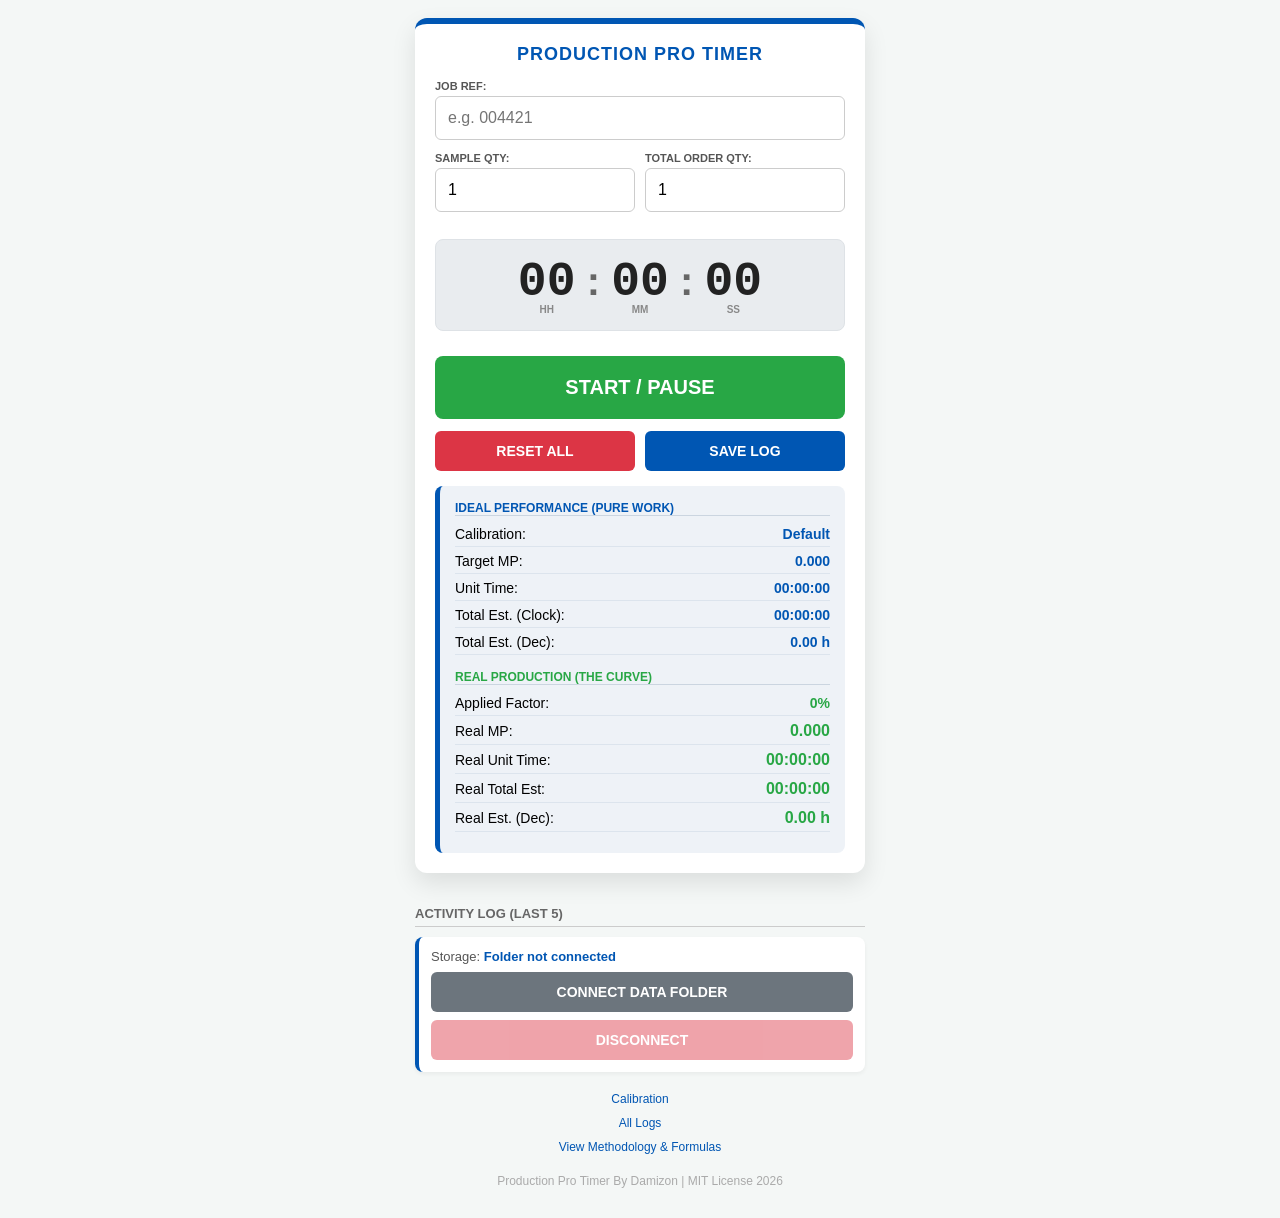
<file: index.html>
<!DOCTYPE html>
<html lang="en">
<!--
======================================================
Application:  Production Professional Timer
By Damian Michalowski @Damizon
License: MIT 2026
Github: https://github.com/Damizon
======================================================
-->
<head>
    <meta charset="UTF-8">
    <meta name="viewport" content="width=device-width, initial-scale=1.0, maximum-scale=1.0, user-scalable=no">
    <title>Production Pro Timer</title>
    <link rel="apple-touch-icon" href="https://cdn-icons-png.flaticon.com/128/3967/3967518.png">
    <link rel="icon" type="image/png" href="https://cdn-icons-png.flaticon.com/128/3967/3967518.png">
    <link rel="stylesheet" href="css/styles.css">
    <meta name="apple-mobile-web-app-capable" content="yes">
    <meta name="apple-mobile-web-app-status-bar-style" content="black-translucent">
    <meta name="apple-mobile-web-app-title" content="ProdTimer">
    <meta name="mobile-web-app-capable" content="yes">
</head>
<body>

<div class="card">
    <h2>Production Pro Timer</h2>

    <div class="input-group">
        <label for="orderRef">Job Ref:</label>
        <input type="text" id="orderRef" placeholder="e.g. 004421">
    </div>

    <div class="flex-group">
        <div class="input-group">
            <label for="testQty">Sample Qty:</label>
            <input type="number" id="testQty" value="1">
        </div>
        <div class="input-group">
            <label for="totalQty">Total Order Qty:</label>
            <input type="number" id="totalQty" value="1">
        </div>
    </div>

    <div class="timer-panel">
        <div class="timer-unit">
            <input type="number" id="h" class="timer-input" value="00">
            <div class="timer-label">HH</div>
        </div>
        <div class="separator">:</div>
        <div class="timer-unit">
            <input type="number" id="m" class="timer-input" value="00">
            <div class="timer-label">MM</div>
        </div>
        <div class="separator">:</div>
        <div class="timer-unit">
            <input type="number" id="s" class="timer-input" value="00">
            <div class="timer-label">SS</div>
        </div>
    </div>

    <button id="mainBtn" class="main-btn start">START / PAUSE</button>

    <div class="btn-row">
        <button id="resetBtn" class="secondary-btn reset-btn">RESET ALL</button>
        <button id="saveBtn" class="secondary-btn save-btn">SAVE LOG</button>
    </div>

    <div class="results">
        <h4>Ideal Performance (Pure Work)</h4>
        <p>Calibration: <strong id="activeCalibration" class="highlight">Default</strong></p>
        <p>Target MP: <strong id="resMP" class="highlight">0.000</strong></p>
        <p>Unit Time: <strong id="resUnitClockIdeal" class="highlight">00:00:00</strong></p>
        <p>Total Est. (Clock): <strong id="estClockIdeal" class="highlight">00:00:00</strong></p>
        <p>Total Est. (Dec): <strong id="estDec" class="highlight">0.00 h</strong></p>

        <h4 class="real-heading">Real Production (The Curve)</h4>
        <p>Applied Factor: <strong id="factorApplied" class="factor">0%</strong></p>
        <p>Real MP: <strong id="realMP" class="real-prod">0.000</strong></p>
        <p>Real Unit Time: <strong id="realUnitClock" class="real-prod">00:00:00</strong></p>
        <p>Real Total Est: <strong id="realEstClock" class="real-prod">00:00:00</strong></p>
        <p>Real Est. (Dec): <strong id="realEstDec" class="real-prod">0.00 h</strong></p>
    </div>
</div>

<div class="history">
    <h3>Activity Log (Last 5)</h3>
    <div class="storage-panel">
        <span>Storage: <strong id="storageStatus">Local Browser</strong></span>
        <button id="connectStorageBtn" class="secondary-btn">CONNECT DATA FOLDER</button>
        <button id="disconnectStorageBtn" class="secondary-btn reset-btn">DISCONNECT</button>
    </div>
    <div id="logContainer"></div>
</div>

<a href="calibration.html" class="methodology-link">Calibration</a>
<a href="logs.html" class="methodology-link">All Logs</a>
<a href="methodology.html" target="_blank" class="methodology-link">View Methodology & Formulas</a>
<p class="footer">Production Pro Timer By Damizon | MIT License 2026</p>

<script src="js/format.js"></script>
<script src="js/calculator.js"></script>
<script src="js/storage-local.js"></script>
<script src="js/storage-file.js"></script>
<script src="js/storage-manager.js"></script>
<script src="js/timer.js"></script>
<script src="js/app.js"></script>
</body>
</html>
</file>
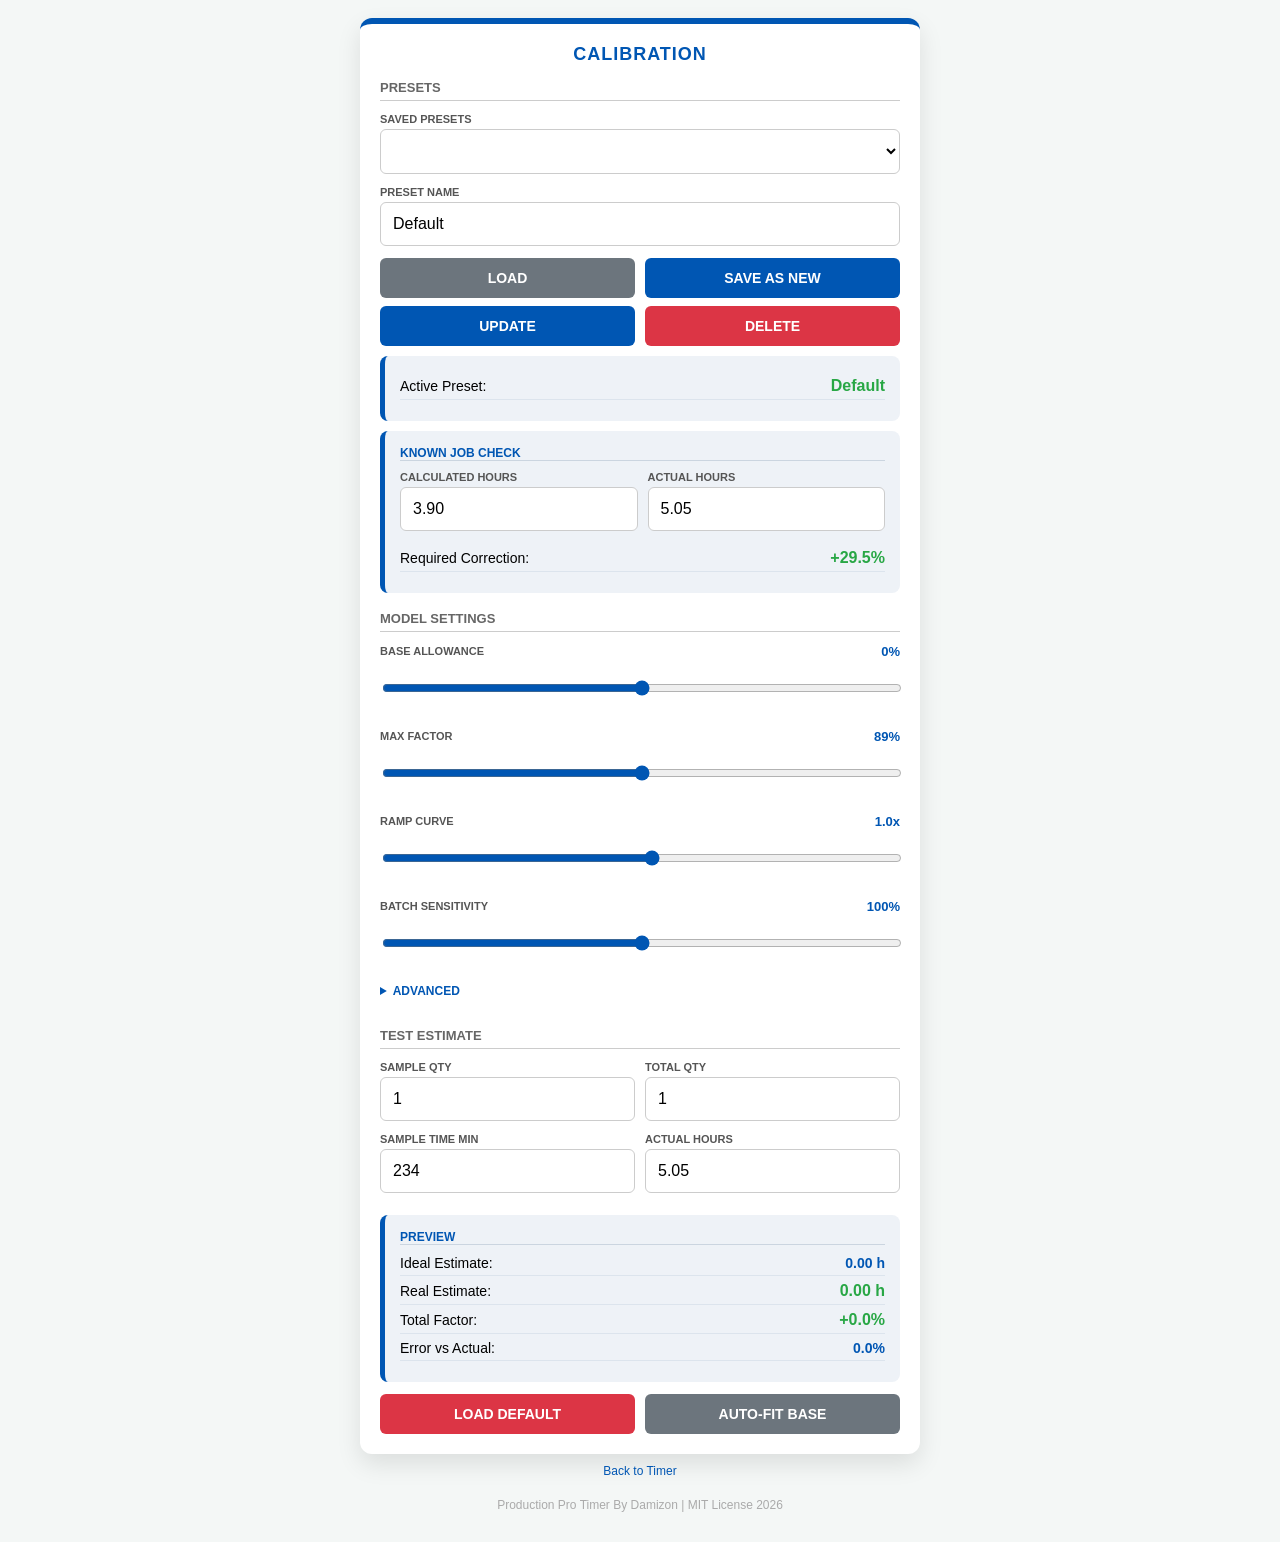
<file: calibration.html>
<!DOCTYPE html>
<html lang="en">
<head>
    <meta charset="UTF-8">
    <meta name="viewport" content="width=device-width, initial-scale=1.0, maximum-scale=1.0, user-scalable=no">
    <title>Production Pro Timer Calibration</title>
    <link rel="apple-touch-icon" href="https://cdn-icons-png.flaticon.com/128/3967/3967518.png">
    <link rel="icon" type="image/png" href="https://cdn-icons-png.flaticon.com/128/3967/3967518.png">
    <link rel="stylesheet" href="css/styles.css">
</head>
<body>

<div class="card calibration-card">
    <h2>Calibration</h2>

    <div class="calibration-section preset-section">
        <h3>Presets</h3>
        <div class="input-group">
            <label for="presetSelect">Saved Presets</label>
            <select id="presetSelect"></select>
        </div>
        <div class="input-group">
            <label for="presetName">Preset Name</label>
            <input type="text" id="presetName" value="Default" placeholder="e.g. Cable Assembly">
        </div>
        <div class="btn-row preset-actions">
            <button id="loadPresetBtn" class="secondary-btn">LOAD</button>
            <button id="saveAsPresetBtn" class="secondary-btn save-btn">SAVE AS NEW</button>
        </div>
        <div class="btn-row preset-actions">
            <button id="updatePresetBtn" class="secondary-btn save-btn">UPDATE</button>
            <button id="deletePresetBtn" class="secondary-btn reset-btn">DELETE</button>
        </div>
        <div class="results compact-results">
            <p>Active Preset: <strong id="activePresetName" class="real-prod">Default</strong></p>
        </div>
    </div>

    <div class="results compact-results">
        <h4>Known Job Check</h4>
        <div class="flex-group">
            <div class="input-group">
                <label for="knownCalculated">Calculated Hours</label>
                <input type="number" id="knownCalculated" value="3.90" min="0" step="0.01">
            </div>
            <div class="input-group">
                <label for="knownActual">Actual Hours</label>
                <input type="number" id="knownActual" value="5.05" min="0" step="0.01">
            </div>
        </div>
        <p>Required Correction: <strong id="knownCorrection" class="real-prod">+29.5%</strong></p>
    </div>

    <div class="calibration-section">
        <h3>Model Settings</h3>

        <div class="slider-group">
            <div class="slider-header">
                <label for="baseAllowance">Base Allowance</label>
                <strong><span id="baseAllowanceValue">0</span>%</strong>
            </div>
            <input type="range" id="baseAllowance" min="0" max="60" step="0.5">
        </div>

        <div class="slider-group">
            <div class="slider-header">
                <label for="maxFactor">Max Factor</label>
                <strong><span id="maxFactorValue">89</span>%</strong>
            </div>
            <input type="range" id="maxFactor" min="0" max="150" step="1">
        </div>

        <div class="slider-group">
            <div class="slider-header">
                <label for="rampCurve">Ramp Curve</label>
                <strong><span id="rampCurveValue">1.0</span>x</strong>
            </div>
            <input type="range" id="rampCurve" min="0.5" max="3" step="0.1">
        </div>

        <div class="slider-group">
            <div class="slider-header">
                <label for="batchSensitivity">Batch Sensitivity</label>
                <strong><span id="batchSensitivityValue">100</span>%</strong>
            </div>
            <input type="range" id="batchSensitivity" min="0" max="100" step="1">
        </div>

        <details class="advanced-settings">
            <summary>Advanced</summary>
            <div class="slider-group">
                <div class="slider-header">
                    <label for="shiftHours">Shift Hours</label>
                    <strong><span id="shiftHoursValue">9</span> h</strong>
                </div>
                <input type="range" id="shiftHours" min="6" max="12" step="0.5">
            </div>
        </details>
    </div>

    <div class="calibration-section">
        <h3>Test Estimate</h3>
        <div class="flex-group">
            <div class="input-group">
                <label for="sampleQty">Sample Qty</label>
                <input type="number" id="sampleQty" value="1" min="1">
            </div>
            <div class="input-group">
                <label for="totalQty">Total Qty</label>
                <input type="number" id="totalQty" value="1" min="1">
            </div>
        </div>

        <div class="flex-group">
            <div class="input-group">
                <label for="sampleMinutes">Sample Time Min</label>
                <input type="number" id="sampleMinutes" value="234" min="0" step="0.1">
            </div>
            <div class="input-group">
                <label for="actualHours">Actual Hours</label>
                <input type="number" id="actualHours" value="5.05" min="0" step="0.01">
            </div>
        </div>

        <div class="results compact-results">
            <h4>Preview</h4>
            <p>Ideal Estimate: <strong id="previewIdeal" class="highlight">0.00 h</strong></p>
            <p>Real Estimate: <strong id="previewReal" class="real-prod">0.00 h</strong></p>
            <p>Total Factor: <strong id="previewFactor" class="real-prod">+0.0%</strong></p>
            <p>Error vs Actual: <strong id="previewError" class="highlight">0.0%</strong></p>
        </div>
    </div>

    <div class="btn-row">
        <button id="loadDefaultsBtn" class="secondary-btn reset-btn">LOAD DEFAULT</button>
        <button id="autoFitBtn" class="secondary-btn">AUTO-FIT BASE</button>
    </div>
</div>

<a href="index.html" class="methodology-link">Back to Timer</a>
<p class="footer">Production Pro Timer By Damizon | MIT License 2026</p>

<script src="js/format.js"></script>
<script src="js/calculator.js"></script>
<script src="js/storage-local.js"></script>
<script src="js/calibration.js"></script>
</body>
</html>
</file>
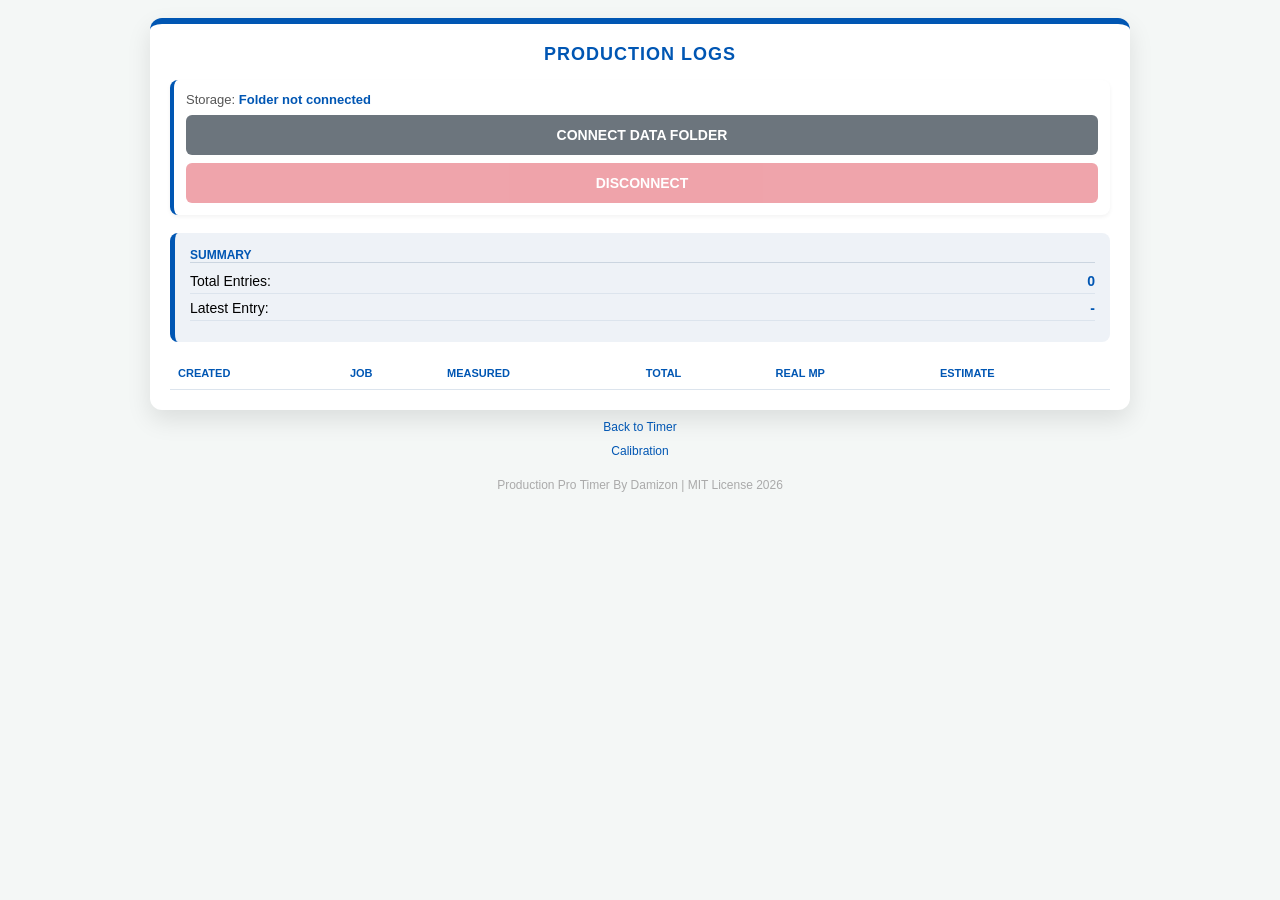
<file: logs.html>
<!DOCTYPE html>
<html lang="en">
<head>
    <meta charset="UTF-8">
    <meta name="viewport" content="width=device-width, initial-scale=1.0, maximum-scale=1.0, user-scalable=no">
    <title>Production Pro Timer Logs</title>
    <link rel="apple-touch-icon" href="https://cdn-icons-png.flaticon.com/128/3967/3967518.png">
    <link rel="icon" type="image/png" href="https://cdn-icons-png.flaticon.com/128/3967/3967518.png">
    <link rel="stylesheet" href="css/styles.css">
</head>
<body>

<div class="card log-page-card">
    <h2>Production Logs</h2>

    <div class="storage-panel calibration-storage-panel">
        <span>Storage: <strong id="storageStatus">Local Browser</strong></span>
        <button id="connectStorageBtn" class="secondary-btn">CONNECT DATA FOLDER</button>
        <button id="disconnectStorageBtn" class="secondary-btn reset-btn">DISCONNECT</button>
    </div>

    <div class="results compact-results">
        <h4>Summary</h4>
        <p>Total Entries: <strong id="logCount" class="highlight">0</strong></p>
        <p>Latest Entry: <strong id="latestLogTime" class="highlight">-</strong></p>
    </div>

    <div class="log-table-wrap">
        <table class="log-table">
            <thead>
                <tr>
                    <th>Created</th>
                    <th>Job</th>
                    <th>Measured</th>
                    <th>Total</th>
                    <th>Real MP</th>
                    <th>Estimate</th>
                </tr>
            </thead>
            <tbody id="allLogRows"></tbody>
        </table>
    </div>
</div>

<a href="index.html" class="methodology-link">Back to Timer</a>
<a href="calibration.html" class="methodology-link">Calibration</a>
<p class="footer">Production Pro Timer By Damizon | MIT License 2026</p>

<script src="js/format.js"></script>
<script src="js/calculator.js"></script>
<script src="js/storage-local.js"></script>
<script src="js/storage-file.js"></script>
<script src="js/storage-manager.js"></script>
<script src="js/logs.js"></script>
</body>
</html>
</file>
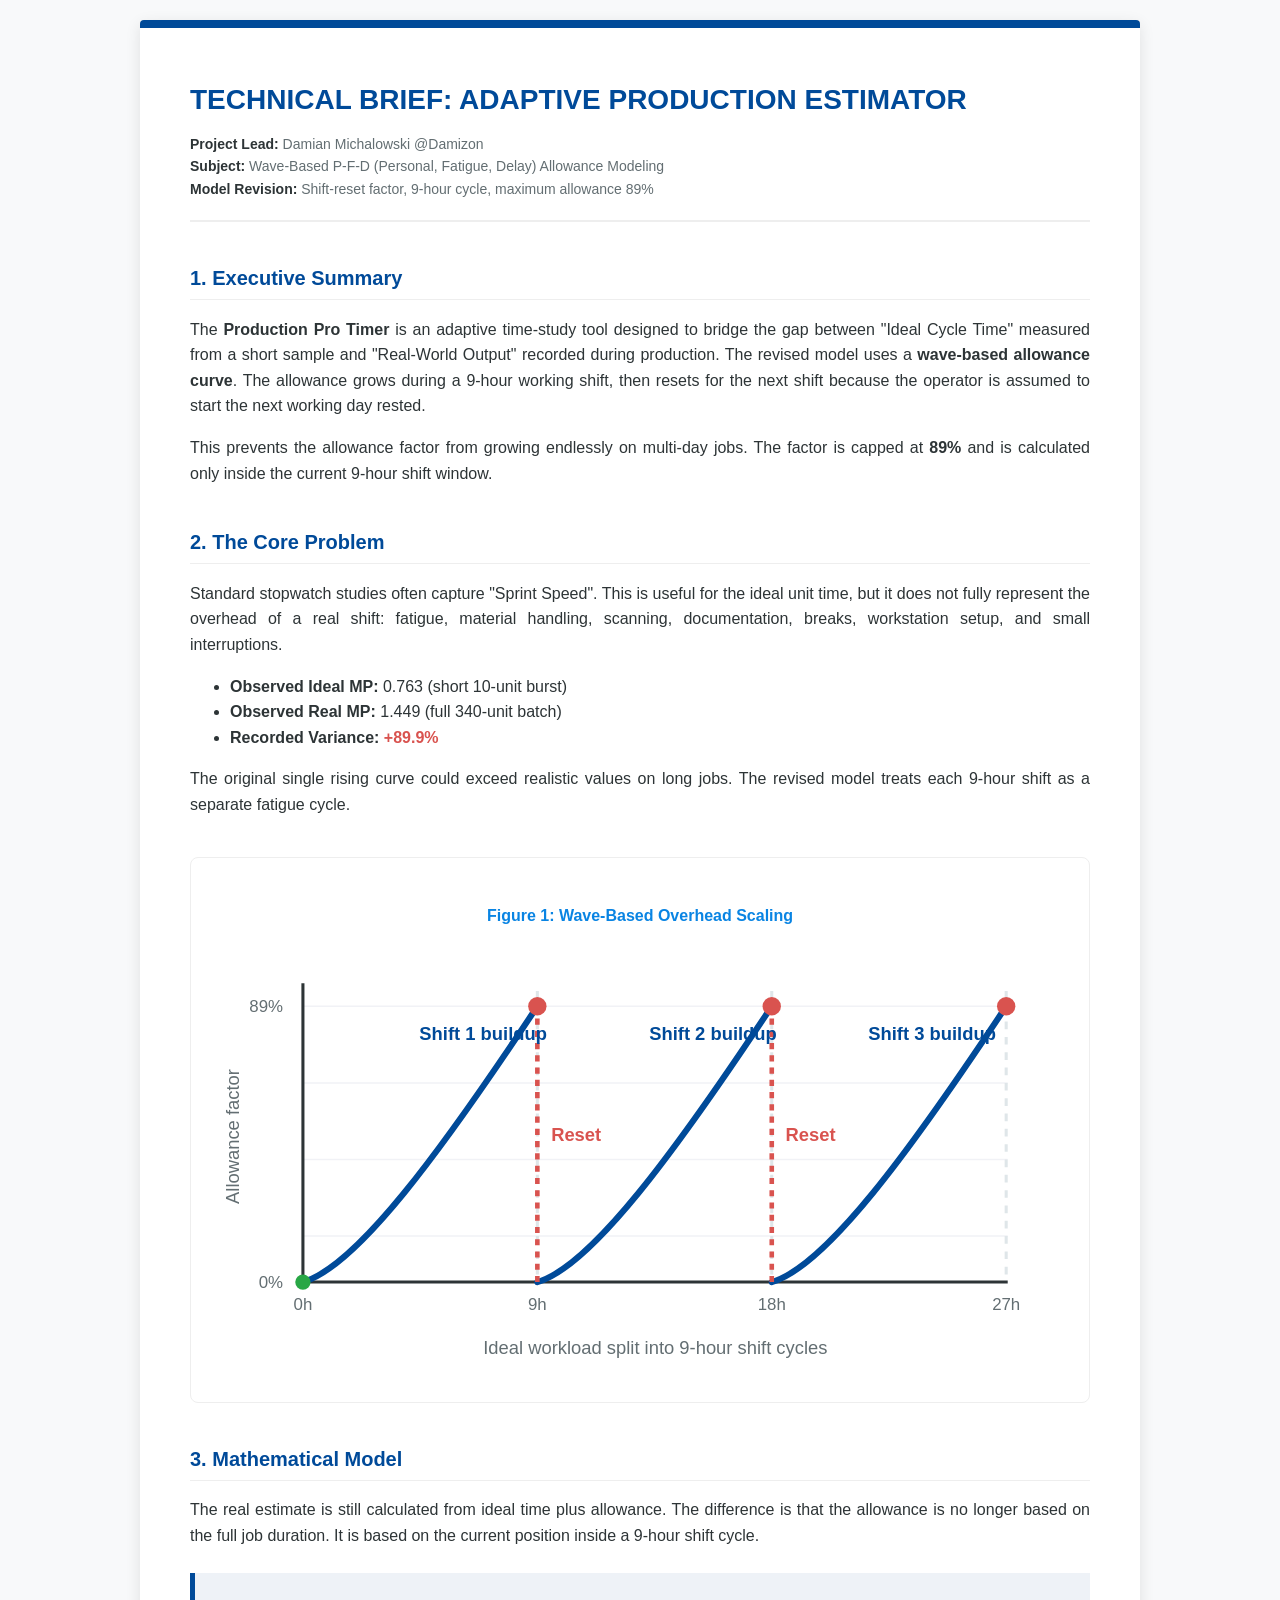
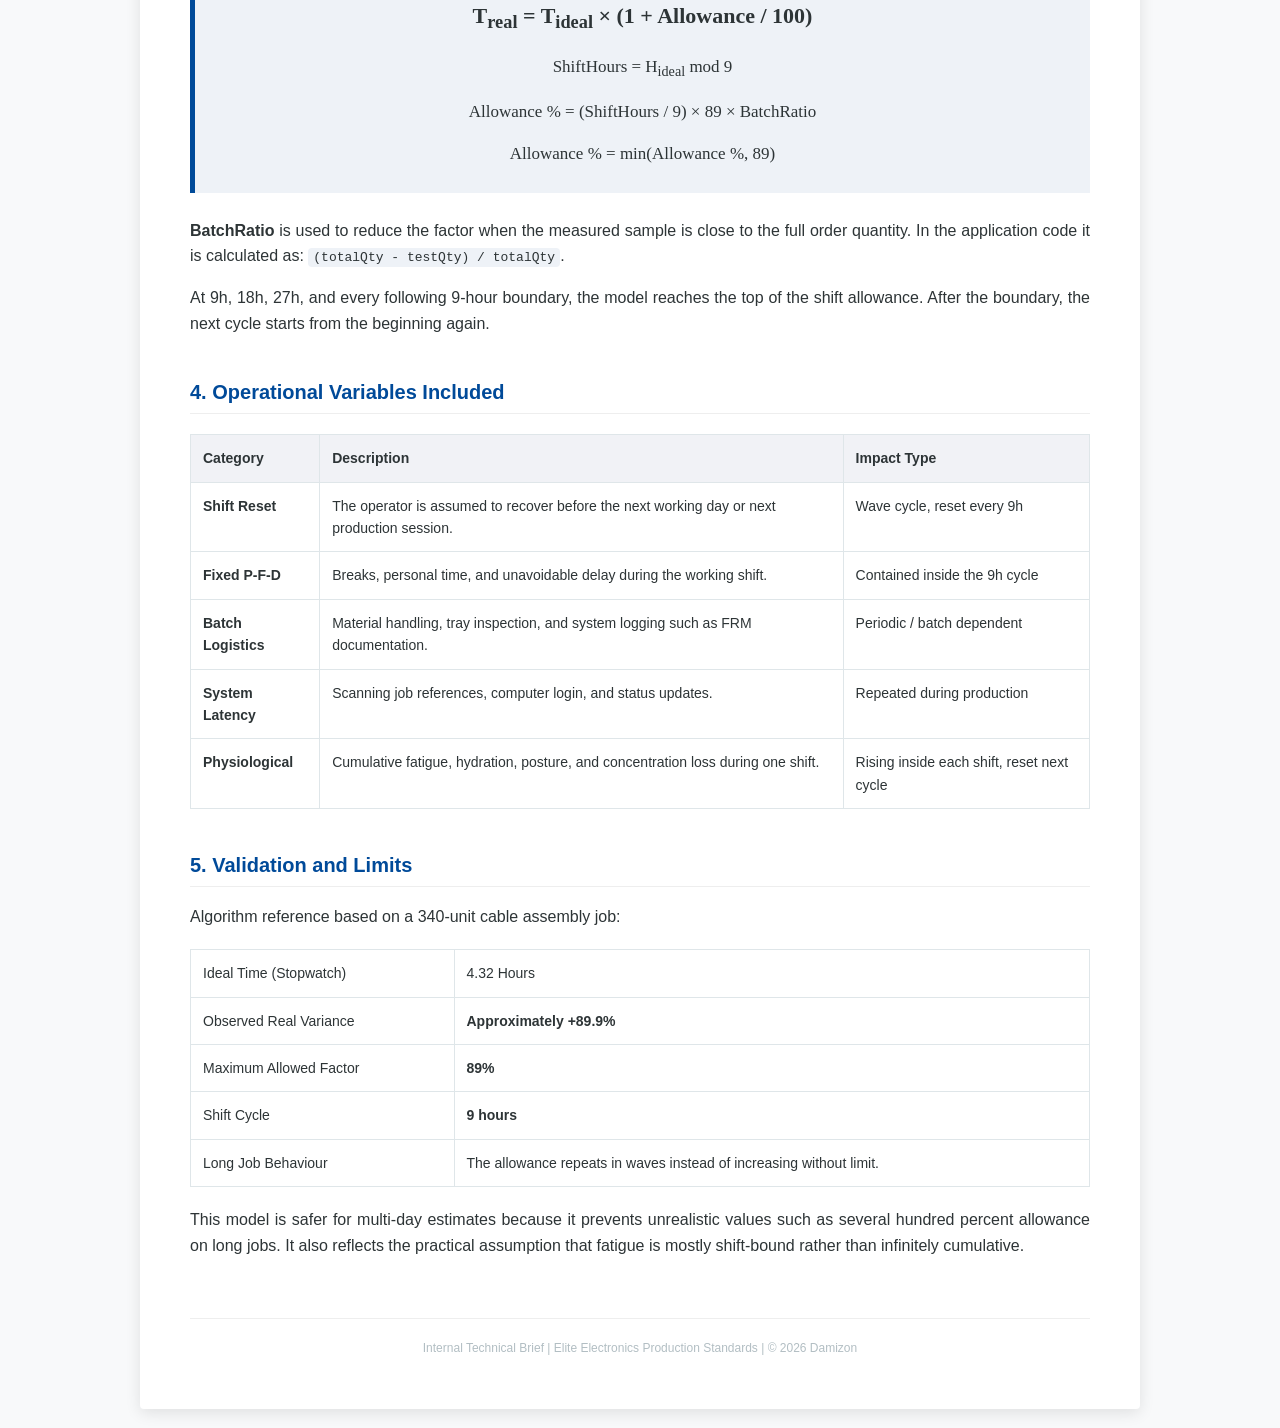
<file: methodology.html>
<!DOCTYPE html>
<html lang="en">
<head>
    <meta charset="UTF-8">
    <meta name="viewport" content="width=device-width, initial-scale=1.0">
    <title>Technical Brief: Adaptive Production Estimator</title>
    <style>
        :root {
            --primary: #004a99;
            --secondary: #28a745;
            --accent: #d9534f;
            --bg: #f8f9fa;
            --card-bg: #ffffff;
            --text: #2d3436;
        }

        body {
            font-family: 'Segoe UI', Roboto, Helvetica, Arial, sans-serif;
            line-height: 1.6;
            color: var(--text);
            background: var(--bg);
            margin: 0;
            padding: 20px;
        }

        .container {
            max-width: 900px;
            margin: 0 auto;
            background: var(--card-bg);
            padding: 50px;
            border-radius: 4px;
            box-shadow: 0 4px 15px rgba(0,0,0,0.1);
            border-top: 8px solid var(--primary);
        }

        header {
            border-bottom: 2px solid #eee;
            margin-bottom: 30px;
            padding-bottom: 20px;
        }

        h1 { margin: 0; color: var(--primary); font-size: 28px; text-transform: uppercase; }
        .meta { color: #636e72; font-size: 14px; margin-top: 10px; }
        .meta strong { color: var(--text); }

        h2 {
            color: var(--primary);
            font-size: 20px;
            margin-top: 40px;
            border-bottom: 1px solid #eee;
            padding-bottom: 5px;
        }

        h3 { font-size: 16px; color: #0984e3; margin-top: 25px; }

        p { margin-bottom: 15px; text-align: justify; }

        .formula-box {
            background: #eef2f7;
            border-left: 5px solid var(--primary);
            padding: 25px;
            margin: 25px 0;
            text-align: center;
        }

        .formula { font-size: 22px; font-weight: bold; font-family: "Cambria Math", serif; }
        .formula-small { margin-top: 15px; font-size: 17px; font-family: "Cambria Math", serif; }

        .chart-box {
            text-align: center;
            margin: 40px 0;
            padding: 20px;
            border: 1px solid #eee;
            border-radius: 8px;
        }

        table {
            width: 100%;
            border-collapse: collapse;
            margin: 20px 0;
            font-size: 14px;
        }

        th { background: #f1f2f6; text-align: left; padding: 12px; border: 1px solid #dfe6e9; }
        td { padding: 12px; border: 1px solid #dfe6e9; vertical-align: top; }

        .badge {
            display: inline-block;
            background: var(--secondary);
            color: white;
            padding: 5px 12px;
            border-radius: 50px;
            font-weight: bold;
            font-size: 14px;
        }

        code {
            background: #eef2f7;
            padding: 2px 5px;
            border-radius: 4px;
            font-size: 13px;
        }

        .footer {
            margin-top: 60px;
            padding-top: 20px;
            border-top: 1px solid #eee;
            font-size: 12px;
            color: #b2bec3;
            text-align: center;
        }

        @media print {
            body { background: white; padding: 0; }
            .container { box-shadow: none; border: none; width: 100%; }
        }
    </style>
</head>
<body>

<div class="container">
    <header>
        <h1>Technical Brief: Adaptive Production Estimator</h1>
        <div class="meta">
            <strong>Project Lead:</strong> Damian Michalowski @Damizon<br>
            <strong>Subject:</strong> Wave-Based P-F-D (Personal, Fatigue, Delay) Allowance Modeling<br>
            <strong>Model Revision:</strong> Shift-reset factor, 9-hour cycle, maximum allowance 89%
        </div>
    </header>

    <section>
        <h2>1. Executive Summary</h2>
        <p>
            The <strong>Production Pro Timer</strong> is an adaptive time-study tool designed to bridge the gap between
            "Ideal Cycle Time" measured from a short sample and "Real-World Output" recorded during production.
            The revised model uses a <strong>wave-based allowance curve</strong>. The allowance grows during a 9-hour working shift,
            then resets for the next shift because the operator is assumed to start the next working day rested.
        </p>
        <p>
            This prevents the allowance factor from growing endlessly on multi-day jobs. The factor is capped at
            <strong>89%</strong> and is calculated only inside the current 9-hour shift window.
        </p>
    </section>

    <section>
        <h2>2. The Core Problem</h2>
        <p>
            Standard stopwatch studies often capture "Sprint Speed". This is useful for the ideal unit time, but it does not
            fully represent the overhead of a real shift: fatigue, material handling, scanning, documentation, breaks,
            workstation setup, and small interruptions.
        </p>
        <ul>
            <li><strong>Observed Ideal MP:</strong> 0.763 (short 10-unit burst)</li>
            <li><strong>Observed Real MP:</strong> 1.449 (full 340-unit batch)</li>
            <li><strong>Recorded Variance:</strong> <span style="color:var(--accent); font-weight:bold;">+89.9%</span></li>
        </ul>
        <p>
            The original single rising curve could exceed realistic values on long jobs. The revised model treats each
            9-hour shift as a separate fatigue cycle.
        </p>
    </section>

    <section class="chart-box">
        <h3>Figure 1: Wave-Based Overhead Scaling</h3>
        <svg viewBox="0 0 560 280" style="max-width: 100%; height: auto;" role="img" aria-label="Wave-based allowance curve resetting every 9 hours">
            <!-- grid -->
            <line x1="60" y1="40" x2="520" y2="40" stroke="#f1f2f6" stroke-width="1" />
            <line x1="60" y1="90" x2="520" y2="90" stroke="#f1f2f6" stroke-width="1" />
            <line x1="60" y1="140" x2="520" y2="140" stroke="#f1f2f6" stroke-width="1" />
            <line x1="60" y1="190" x2="520" y2="190" stroke="#f1f2f6" stroke-width="1" />

            <!-- axes -->
            <line x1="60" y1="220" x2="520" y2="220" stroke="#2d3436" stroke-width="2" />
            <line x1="60" y1="220" x2="60" y2="25" stroke="#2d3436" stroke-width="2" />

            <!-- shift separators -->
            <line x1="213" y1="30" x2="213" y2="220" stroke="#dfe6e9" stroke-width="2" stroke-dasharray="5 5" />
            <line x1="366" y1="30" x2="366" y2="220" stroke="#dfe6e9" stroke-width="2" stroke-dasharray="5 5" />
            <line x1="519" y1="30" x2="519" y2="220" stroke="#dfe6e9" stroke-width="2" stroke-dasharray="5 5" />

            <!-- wave curve: 0-9, 9-18, 18-27 -->
            <path d="M 60 220 C 95 210, 150 135, 213 40" fill="none" stroke="#004a99" stroke-width="4" stroke-linecap="round" />
            <path d="M 213 220 C 248 210, 303 135, 366 40" fill="none" stroke="#004a99" stroke-width="4" stroke-linecap="round" />
            <path d="M 366 220 C 401 210, 456 135, 519 40" fill="none" stroke="#004a99" stroke-width="4" stroke-linecap="round" />

            <!-- reset drops -->
            <line x1="213" y1="40" x2="213" y2="220" stroke="#d9534f" stroke-width="3" stroke-dasharray="4 4" />
            <line x1="366" y1="40" x2="366" y2="220" stroke="#d9534f" stroke-width="3" stroke-dasharray="4 4" />

            <!-- markers -->
            <circle cx="60" cy="220" r="5" fill="#28a745" />
            <circle cx="213" cy="40" r="6" fill="#d9534f" />
            <circle cx="366" cy="40" r="6" fill="#d9534f" />
            <circle cx="519" cy="40" r="6" fill="#d9534f" />

            <!-- labels -->
            <text x="60" y="238" font-size="11" text-anchor="middle" fill="#636e72">0h</text>
            <text x="213" y="238" font-size="11" text-anchor="middle" fill="#636e72">9h</text>
            <text x="366" y="238" font-size="11" text-anchor="middle" fill="#636e72">18h</text>
            <text x="519" y="238" font-size="11" text-anchor="middle" fill="#636e72">27h</text>

            <text x="47" y="224" font-size="11" text-anchor="end" fill="#636e72">0%</text>
            <text x="47" y="44" font-size="11" text-anchor="end" fill="#636e72">89%</text>

            <text x="136" y="62" font-size="12" fill="#004a99" font-weight="bold">Shift 1 buildup</text>
            <text x="286" y="62" font-size="12" fill="#004a99" font-weight="bold">Shift 2 buildup</text>
            <text x="429" y="62" font-size="12" fill="#004a99" font-weight="bold">Shift 3 buildup</text>
            <text x="222" y="128" font-size="12" fill="#d9534f" font-weight="bold">Reset</text>
            <text x="375" y="128" font-size="12" fill="#d9534f" font-weight="bold">Reset</text>

            <text x="290" y="267" font-size="12" text-anchor="middle" fill="#636e72">Ideal workload split into 9-hour shift cycles</text>
            <text x="18" y="125" font-size="12" text-anchor="middle" transform="rotate(-90 18 125)" fill="#636e72">Allowance factor</text>
        </svg>
    </section>

    <section>
        <h2>3. Mathematical Model</h2>
        <p>
            The real estimate is still calculated from ideal time plus allowance. The difference is that the allowance is no longer
            based on the full job duration. It is based on the current position inside a 9-hour shift cycle.
        </p>
        <div class="formula-box">
            <div class="formula">T<sub>real</sub> = T<sub>ideal</sub> &times; (1 + Allowance / 100)</div>
            <div class="formula-small">ShiftHours = H<sub>ideal</sub> mod 9</div>
            <div class="formula-small">Allowance % = (ShiftHours / 9) &times; 89 &times; BatchRatio</div>
            <div class="formula-small">Allowance % = min(Allowance %, 89)</div>
        </div>
        <p>
            <strong>BatchRatio</strong> is used to reduce the factor when the measured sample is close to the full order quantity.
            In the application code it is calculated as:
            <code>(totalQty - testQty) / totalQty</code>.
        </p>
        <p>
            At 9h, 18h, 27h, and every following 9-hour boundary, the model reaches the top of the shift allowance.
            After the boundary, the next cycle starts from the beginning again.
        </p>
    </section>

    <section>
        <h2>4. Operational Variables Included</h2>
        <table>
            <thead>
                <tr>
                    <th>Category</th>
                    <th>Description</th>
                    <th>Impact Type</th>
                </tr>
            </thead>
            <tbody>
                <tr>
                    <td><strong>Shift Reset</strong></td>
                    <td>The operator is assumed to recover before the next working day or next production session.</td>
                    <td>Wave cycle, reset every 9h</td>
                </tr>
                <tr>
                    <td><strong>Fixed P-F-D</strong></td>
                    <td>Breaks, personal time, and unavoidable delay during the working shift.</td>
                    <td>Contained inside the 9h cycle</td>
                </tr>
                <tr>
                    <td><strong>Batch Logistics</strong></td>
                    <td>Material handling, tray inspection, and system logging such as FRM documentation.</td>
                    <td>Periodic / batch dependent</td>
                </tr>
                <tr>
                    <td><strong>System Latency</strong></td>
                    <td>Scanning job references, computer login, and status updates.</td>
                    <td>Repeated during production</td>
                </tr>
                <tr>
                    <td><strong>Physiological</strong></td>
                    <td>Cumulative fatigue, hydration, posture, and concentration loss during one shift.</td>
                    <td>Rising inside each shift, reset next cycle</td>
                </tr>
            </tbody>
        </table>
    </section>

    <section>
        <h2>5. Validation and Limits</h2>
        <p>Algorithm reference based on a 340-unit cable assembly job:</p>
        <table>
            <tr>
                <td>Ideal Time (Stopwatch)</td>
                <td>4.32 Hours</td>
            </tr>
            <tr>
                <td>Observed Real Variance</td>
                <td><strong>Approximately +89.9%</strong></td>
            </tr>
            <tr>
                <td>Maximum Allowed Factor</td>
                <td><strong>89%</strong></td>
            </tr>
            <tr>
                <td>Shift Cycle</td>
                <td><strong>9 hours</strong></td>
            </tr>
            <tr>
                <td>Long Job Behaviour</td>
                <td>The allowance repeats in waves instead of increasing without limit.</td>
            </tr>
        </table>
        <p>
            This model is safer for multi-day estimates because it prevents unrealistic values such as several hundred percent
            allowance on long jobs. It also reflects the practical assumption that fatigue is mostly shift-bound rather than
            infinitely cumulative.
        </p>
    </section>

    <div class="footer">
        Internal Technical Brief | Elite Electronics Production Standards | &copy; 2026 Damizon
    </div>
</div>

</body>
</html>
</file>
<file: css/styles.css>
body {
    font-family: 'Segoe UI', sans-serif;
    background: #f4f7f6;
    display: flex;
    flex-direction: column;
    align-items: center;
    padding: 10px;
    overscroll-behavior-y: contain;
}

.card {
    background: white;
    padding: 20px;
    border-radius: 12px;
    box-shadow: 0 10px 25px rgba(0, 0, 0, 0.1);
    width: 100%;
    max-width: 450px;
    box-sizing: border-box;
    border-top: 6px solid #0056b3;
}

h2 {
    text-align: center;
    color: #0056b3;
    margin-top: 0;
    font-size: 18px;
    text-transform: uppercase;
    letter-spacing: 1px;
}

.timer-panel {
    background: #e9ecef;
    border-radius: 8px;
    margin: 15px 0;
    padding: 15px 5px;
    border: 1px solid #dee2e6;
    display: flex;
    justify-content: center;
    align-items: baseline;
}

.timer-unit {
    display: flex;
    flex-direction: column;
    align-items: center;
    width: 80px;
}

.timer-input {
    width: 100%;
    background: transparent;
    border: none;
    font-size: 48px;
    font-weight: bold;
    font-family: 'Courier New', monospace;
    color: #222;
    text-align: center;
    outline: none;
    margin: 0;
    padding: 0;
}

.timer-input::-webkit-outer-spin-button,
.timer-input::-webkit-inner-spin-button {
    -webkit-appearance: none;
    margin: 0;
}

.separator {
    font-size: 40px;
    font-weight: bold;
    color: #666;
    line-height: 1;
    margin-top: -10px;
}

.timer-label {
    font-size: 10px;
    color: #888;
    text-transform: uppercase;
    font-weight: bold;
    margin-top: -5px;
}

.input-group {
    margin-bottom: 12px;
}

.flex-group {
    display: flex;
    gap: 10px;
}

.flex-group .input-group {
    flex: 1;
}

label {
    display: block;
    font-size: 11px;
    font-weight: bold;
    color: #555;
    margin-bottom: 4px;
    text-transform: uppercase;
}

input:not(.timer-input),
select {
    width: 100%;
    padding: 12px;
    border: 1px solid #ccc;
    border-radius: 6px;
    box-sizing: border-box;
    font-size: 16px;
    outline: none;
    background: white;
}

.main-btn {
    width: 100%;
    padding: 20px;
    border: none;
    border-radius: 8px;
    font-size: 20px;
    font-weight: bold;
    cursor: pointer;
    color: white;
    margin-top: 10px;
}

.start {
    background: #28a745;
}

.pause {
    background: #f39c12;
}

.btn-row {
    display: flex;
    gap: 10px;
    margin-top: 12px;
}

.secondary-btn {
    flex: 1;
    padding: 12px;
    border-radius: 6px;
    border: none;
    cursor: pointer;
    font-weight: bold;
    font-size: 14px;
}

.secondary-btn:disabled {
    cursor: not-allowed;
    opacity: 0.45;
}

.reset-btn {
    background: #dc3545;
    color: white;
}

.save-btn {
    background: #0056b3;
    color: white;
}

.secondary-btn:not(.reset-btn):not(.save-btn) {
    background: #6c757d;
    color: white;
}

.results {
    background: #eef2f7;
    padding: 15px;
    border-radius: 8px;
    margin-top: 15px;
    border-left: 5px solid #0056b3;
}

.results h4 {
    margin: 0 0 10px 0;
    font-size: 12px;
    color: #0056b3;
    text-transform: uppercase;
    border-bottom: 1px solid #cbd5e0;
}

.results .real-heading {
    margin-top: 15px;
    color: #28a745;
}

.results p {
    margin: 6px 0;
    font-size: 14px;
    display: flex;
    justify-content: space-between;
    align-items: center;
    border-bottom: 1px solid #dce4ed;
    padding-bottom: 4px;
}

.results .highlight {
    color: #0056b3;
    font-weight: bold;
}

.results .real-prod,
.results .factor {
    color: #28a745;
    font-weight: bold;
}

.results .real-prod {
    font-size: 16px;
}

.history {
    width: 100%;
    max-width: 450px;
    margin-top: 20px;
}

.history h3 {
    font-size: 13px;
    color: #666;
    text-transform: uppercase;
    border-bottom: 1px solid #ccc;
    padding-bottom: 5px;
    margin-bottom: 10px;
}

.log-entry {
    background: white;
    padding: 12px;
    border-radius: 8px;
    margin-bottom: 8px;
    font-size: 14px;
    box-shadow: 0 2px 4px rgba(0, 0, 0, 0.05);
    display: flex;
    justify-content: space-between;
    border-left: 4px solid #28a745;
}

.log-meta {
    text-align: right;
}

.log-mp {
    color: #28a745;
    font-weight: bold;
}

.log-time {
    color: #999;
    font-size: 10px;
}

.storage-panel {
    background: white;
    border-left: 4px solid #0056b3;
    border-radius: 8px;
    box-shadow: 0 2px 4px rgba(0, 0, 0, 0.05);
    box-sizing: border-box;
    display: grid;
    gap: 8px;
    margin-bottom: 10px;
    padding: 12px;
}

.storage-panel span {
    color: #555;
    font-size: 13px;
}

.storage-panel small {
    color: #666;
    font-size: 12px;
    line-height: 1.35;
}

.storage-panel strong {
    color: #0056b3;
}

.storage-panel .secondary-btn {
    width: 100%;
}

.calibration-storage-panel {
    margin-bottom: 18px;
}

.methodology-link {
    display: block;
    text-align: center;
    margin-top: 10px;
    font-size: 12px;
    color: #0056b3;
    text-decoration: none;
}

.footer-actions {
    display: grid;
    gap: 10px;
    margin-top: 14px;
    width: 100%;
    max-width: 450px;
}

.footer-action {
    border-radius: 8px;
    box-sizing: border-box;
    color: white;
    display: block;
    font-size: 14px;
    font-weight: bold;
    padding: 13px 14px;
    text-align: center;
    text-decoration: none;
    text-transform: uppercase;
}

.footer-action-timer {
    background: #28a745;
}

.footer-action-calibration {
    background: #ad1384;
}

.footer-action-logs {
    background: #dea916;
}

.footer-action-methodology {
    background: #13a6ad;
}

.footer-action:focus,
.footer-action:hover {
    filter: brightness(0.92);
}

.footer {
    text-align: center;
    color: #aaa;
    font-size: 12px;
    margin-top: 20px;
}

.calibration-card {
    max-width: 560px;
}

.log-page-card {
    max-width: 980px;
}

.calibration-section {
    margin-top: 18px;
}

.preset-section {
    margin-top: 0;
}

.preset-actions {
    margin-top: 8px;
}

.calibration-section h3 {
    font-size: 13px;
    color: #666;
    text-transform: uppercase;
    border-bottom: 1px solid #ccc;
    padding-bottom: 5px;
    margin-bottom: 12px;
}

.compact-results {
    margin-top: 10px;
}

.slider-group {
    margin-bottom: 16px;
}

.slider-header {
    display: flex;
    justify-content: space-between;
    align-items: center;
    gap: 10px;
    margin-bottom: 6px;
}

.slider-header label {
    margin-bottom: 0;
}

.slider-header strong {
    color: #0056b3;
    font-size: 13px;
}

input[type="range"] {
    width: 100%;
    accent-color: #0056b3;
}

.advanced-settings {
    margin-top: 6px;
}

.advanced-settings summary {
    cursor: pointer;
    color: #0056b3;
    font-size: 12px;
    font-weight: bold;
    text-transform: uppercase;
    margin-bottom: 12px;
}

.log-table-wrap {
    margin-top: 15px;
    overflow-x: auto;
}

.log-table {
    border-collapse: collapse;
    width: 100%;
    font-size: 13px;
}

.log-table th,
.log-table td {
    border-bottom: 1px solid #dce4ed;
    padding: 10px 8px;
    text-align: left;
    white-space: nowrap;
}

.log-table th {
    color: #0056b3;
    font-size: 11px;
    text-transform: uppercase;
}
</file>
